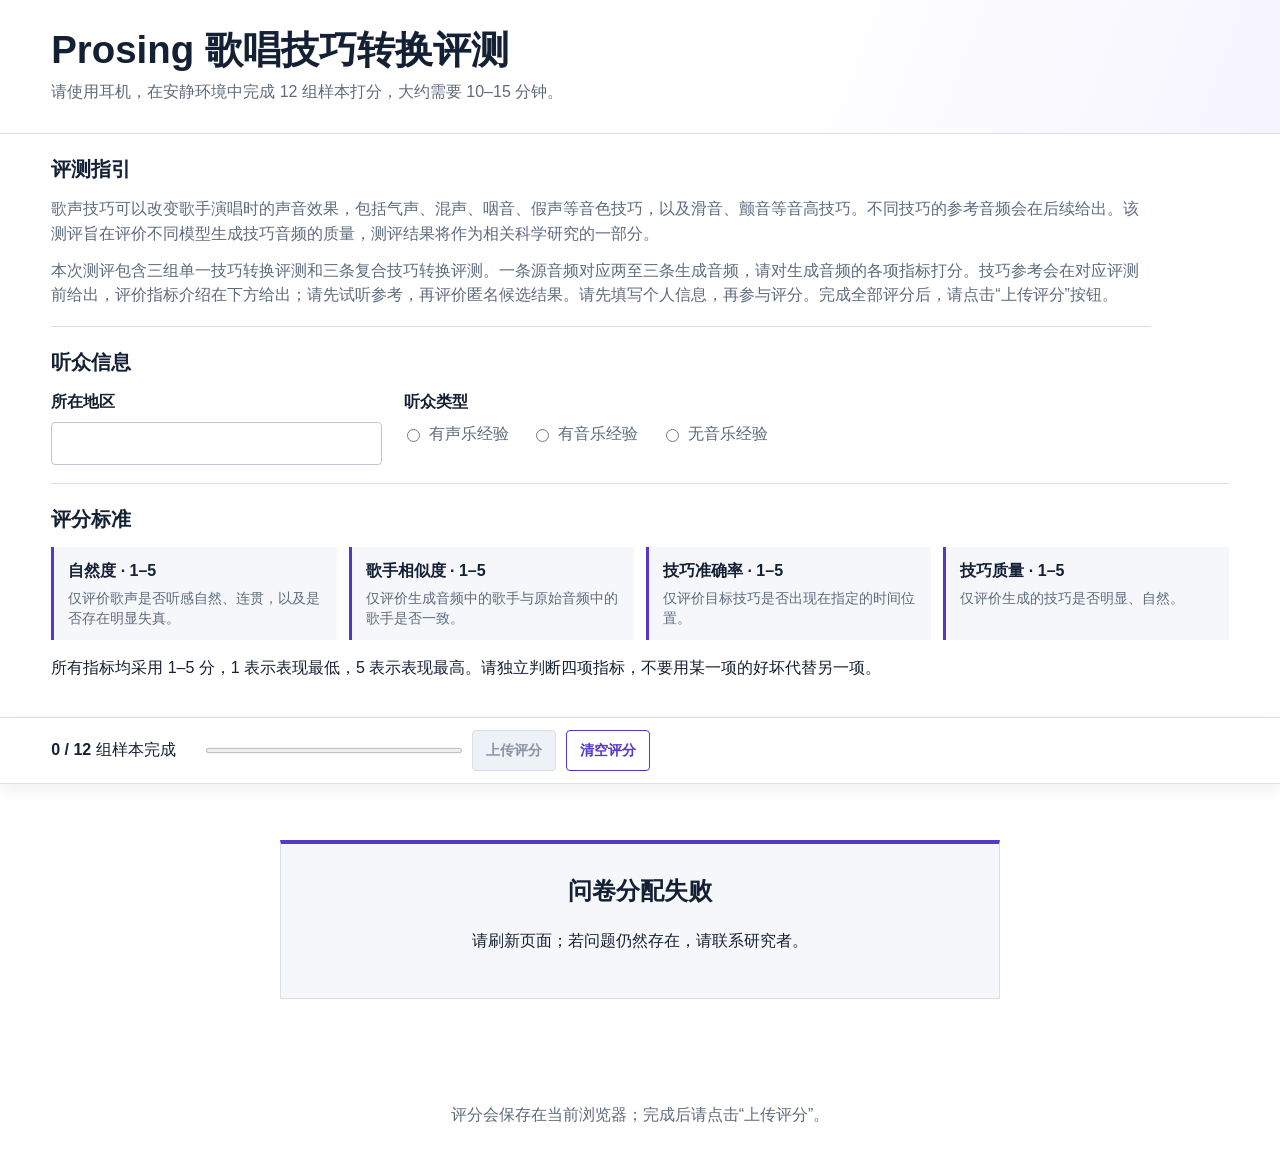
<file: index.html>
<!doctype html>
<html lang="zh-CN">
<head>
  <meta charset="utf-8">
  <meta name="viewport" content="width=device-width,initial-scale=1">
  <title>Prosing Singing Technique Conversion Evaluation</title>
  <link rel="stylesheet" href="styles.css?v=27">
</head>
<body>
  <header class="page-header">
    <div>
      <h1 id="page-title">Prosing 歌唱技巧转换评测</h1>
      <p id="page-intro" class="intro">请使用耳机，在安静环境中完成 12 组样本打分，大约需要 10–15 分钟。</p>
    </div>
  </header>

  <section class="instructions">
    <div class="study-guide">
      <h2 id="guide-title">评测指引</h2>
      <p id="guide-copy-1">歌声技巧可以改变歌手演唱时的声音效果，包括气声、混声、咽音、假声等音色技巧，以及滑音、颤音等音高技巧。不同技巧的参考音频会在后续给出。该测评旨在评价不同模型生成技巧音频的质量，测评结果将作为相关科学研究的一部分。</p>
      <p id="guide-copy-2">本次测评包含三组单一技巧转换评测和三条复合技巧转换评测。一条源音频对应两至三条生成音频，请对生成音频的各项指标打分。技巧参考会在对应评测前给出，评价指标介绍在下方给出；请先试听参考，再评价匿名候选结果。请先填写个人信息，再参与评分。完成全部评分后，请点击“上传评分”按钮。</p>
    </div>
    <div class="listener-profile">
      <h2 id="listener-info-title">听众信息</h2>
      <div class="profile-grid">
        <label class="region-field"><span id="region-label">所在地区</span><input id="listener-region" type="text" autocomplete="country-name"></label>
        <fieldset>
          <legend id="listener-type-label">听众类型</legend>
          <label><input type="radio" name="listener-type" value="vocal_experience"><span id="listener-type-vocal">有声乐经验</span></label>
          <label><input type="radio" name="listener-type" value="music_experience"><span id="listener-type-music">有音乐经验</span></label>
          <label><input type="radio" name="listener-type" value="no_music_experience"><span id="listener-type-none">无音乐经验</span></label>
        </fieldset>
      </div>
    </div>
    <h2 id="criteria-title">评分标准</h2>
    <div class="rubric-grid">
      <div><strong id="naturalness-title">自然度 · 1–5</strong><span id="naturalness-copy">仅评价歌声是否听感自然、连贯，以及是否存在明显失真。</span></div>
      <div><strong id="similarity-title">歌手相似度 · 1–5</strong><span id="similarity-copy">仅评价生成音频中的歌手与原始音频中的歌手是否一致。</span></div>
      <div><strong id="accuracy-title">技巧准确率 · 1–5</strong><span id="accuracy-copy">仅评价目标技巧是否出现在指定的时间位置。</span></div>
      <div><strong id="quality-title">技巧质量 · 1–5</strong><span id="quality-copy">仅评价生成的技巧是否明显、自然。</span></div>
    </div>
    <p id="scale-copy">所有指标均采用 1–5 分，1 表示表现最低，5 表示表现最高。请独立判断四项指标，不要用某一项的好坏代替另一项。</p>
  </section>

  <div class="toolbar">
    <div class="progress-copy"><strong id="progress-text">0 / 12</strong><span id="progress-unit"> 组样本完成</span></div>
    <progress id="progress-bar" value="0" max="1"></progress>
    <button id="submit-results" type="button" disabled>上传评分</button>
    <button id="clear-ratings" class="secondary" type="button">清空评分</button>
    <span id="submission-status" class="submission-status" role="status"></span>
  </div>

  <main id="app"><p id="loading-copy" class="loading">正在加载测试清单……</p></main>
  <footer id="page-footer">评分会保存在当前浏览器；完成后请点击“上传评分”。</footer>
  <script src="manifest.js?v=27"></script>
  <script src="stimulus-patch.js?v=29"></script>
  <script src="cloudbase-config.js?v=27"></script>
  <script src="app.js?v=29"></script>
</body>
</html>
</file>
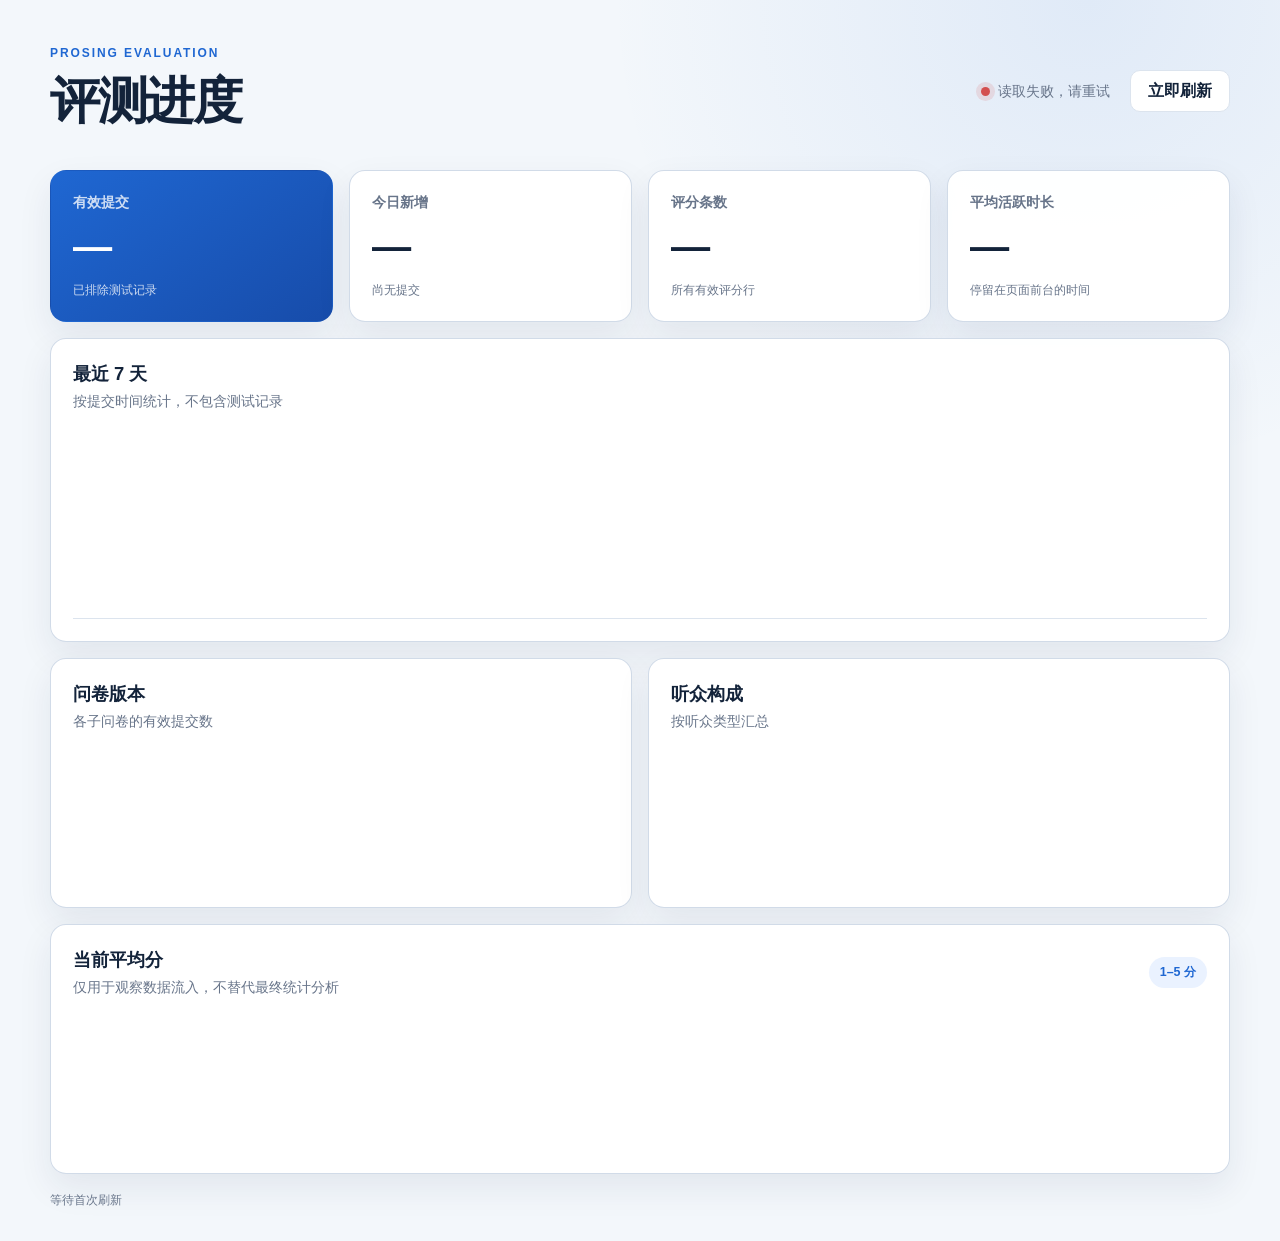
<file: dashboard.html>
<!doctype html>
<html lang="zh-CN">
<head>
  <meta charset="utf-8">
  <meta name="viewport" content="width=device-width, initial-scale=1">
  <meta name="robots" content="noindex, nofollow">
  <title>Prosing 评测进度</title>
  <link rel="stylesheet" href="dashboard.css">
</head>
<body>
  <main class="dashboard-shell">
    <header class="dashboard-header">
      <div>
        <p class="eyebrow">PROSING EVALUATION</p>
        <h1>评测进度</h1>
      </div>
      <div class="header-actions">
        <div class="live-status" aria-live="polite">
          <span class="status-dot" aria-hidden="true"></span>
          <span id="refresh-status">正在读取数据</span>
        </div>
        <button id="refresh-button" type="button">立即刷新</button>
      </div>
    </header>

    <section class="summary-grid" aria-label="提交概览">
      <article class="summary-card summary-card-primary">
        <span>有效提交</span>
        <strong id="total-submissions">—</strong>
        <small>已排除测试记录</small>
      </article>
      <article class="summary-card">
        <span>今日新增</span>
        <strong id="today-submissions">—</strong>
        <small id="latest-submission">尚无提交</small>
      </article>
      <article class="summary-card">
        <span>评分条数</span>
        <strong id="score-rows">—</strong>
        <small>所有有效评分行</small>
      </article>
      <article class="summary-card">
        <span>平均活跃时长</span>
        <strong id="average-active-time">—</strong>
        <small>停留在页面前台的时间</small>
      </article>
    </section>

    <section class="dashboard-grid">
      <article class="panel panel-wide">
        <div class="panel-heading">
          <div>
            <h2>最近 7 天</h2>
            <p>按提交时间统计，不包含测试记录</p>
          </div>
        </div>
        <div id="daily-chart" class="daily-chart" role="img" aria-label="最近七天提交数量"></div>
      </article>

      <article class="panel">
        <div class="panel-heading">
          <div>
            <h2>问卷版本</h2>
            <p>各子问卷的有效提交数</p>
          </div>
        </div>
        <div id="form-list" class="bar-list"></div>
      </article>

      <article class="panel">
        <div class="panel-heading">
          <div>
            <h2>听众构成</h2>
            <p>按听众类型汇总</p>
          </div>
        </div>
        <div id="listener-list" class="bar-list"></div>
      </article>

      <article class="panel panel-wide">
        <div class="panel-heading">
          <div>
            <h2>当前平均分</h2>
            <p>仅用于观察数据流入，不替代最终统计分析</p>
          </div>
          <span class="scale-note">1–5 分</span>
        </div>
        <div id="metric-grid" class="metric-grid"></div>
      </article>
    </section>

    <footer>
      <span id="generated-at">等待首次刷新</span>
      <span id="test-count"></span>
    </footer>
  </main>

  <script src="cloudbase-config.js"></script>
  <script src="dashboard.js"></script>
</body>
</html>
</file>
<file: styles.css>
:root {
  --ink: #142033;
  --muted: #5e6b7d;
  --line: #d8dfeb;
  --line-strong: #bac5d6;
  --soft: #f5f7fb;
  --accent: #5538c8;
  --accent-hover: #4327ad;
  --accent-soft: #f0edff;
  --good: #08765a;
  --good-soft: #eaf8f3;
  --danger: #b42318;
}
* { box-sizing: border-box; }
[hidden] { display: none !important; }
html { color-scheme: light; overflow-x: hidden; }
body { margin: 0; overflow-x: hidden; color: var(--ink); background: #fff; font: 16px/1.55 Inter, Arial, "Noto Sans SC", sans-serif; }
.page-header { padding: 28px max(24px, 4vw); border-bottom: 1px solid var(--line); background: linear-gradient(110deg, #fff 60%, #f6f4ff); }
h1 { margin: 0 0 8px; font-size: clamp(1.65rem, 3vw, 2.45rem); line-height: 1.15; }
.intro { color: var(--muted); }
.intro { margin: 0; }
textarea:focus, button:focus-visible { outline: 3px solid rgba(85,56,200,.2); outline-offset: 2px; border-color: var(--accent); }
.instructions { padding: 20px max(24px, 4vw); border-bottom: 1px solid var(--line); }
.instructions h2 { margin: 0 0 12px; font-size: 1.25rem; }
.study-guide { max-width: 1100px; margin-bottom: 20px; padding-bottom: 18px; border-bottom: 1px solid var(--line); }
.study-guide p { margin: 0; color: var(--muted); }
.study-guide p + p { margin-top: 12px; }
.listener-profile { margin-bottom: 20px; padding-bottom: 18px; border-bottom: 1px solid var(--line); }
.profile-grid { display: grid; grid-template-columns: minmax(260px, .8fr) minmax(520px, 2fr); gap: 20px; align-items: start; }
.region-field { display: grid; gap: 7px; font-weight: 700; }
.region-field input { width: 100%; min-height: 42px; padding: 8px 10px; border: 1px solid var(--line-strong); border-radius: 4px; color: var(--ink); background: white; font: inherit; }
.listener-profile fieldset { min-width: 0; margin: 0; padding: 0; border: 0; }
.listener-profile legend { margin-bottom: 7px; font-weight: 700; }
.listener-profile fieldset label { display: inline-flex; align-items: center; gap: 6px; margin: 0 18px 6px 0; color: var(--muted); }
.listener-profile input:focus-visible { outline: 3px solid rgba(85,56,200,.2); outline-offset: 2px; border-color: var(--accent); }
.rubric-grid { display: grid; grid-template-columns: repeat(4, 1fr); gap: 12px; }
.rubric-grid div { padding: 12px 14px; border-left: 3px solid var(--accent); background: var(--soft); }
.rubric-grid span { display: block; margin-top: 4px; color: var(--muted); font-size: .88rem; line-height: 1.45; }
.toolbar { position: sticky; top: 0; z-index: 20; display: flex; align-items: center; gap: 10px; min-height: 66px; padding: 10px max(24px, 4vw); border-bottom: 1px solid var(--line); background: rgba(255,255,255,.98); box-shadow: 0 5px 16px rgba(20,32,51,.07); }
.progress-copy { min-width: 145px; white-space: nowrap; }
.toolbar progress { width: min(260px, 20vw); height: 11px; accent-color: var(--good); }
button { min-height: 40px; padding: 8px 13px; border: 1px solid var(--accent); border-radius: 4px; color: white; background: var(--accent); cursor: pointer; font: inherit; font-size: .9rem; font-weight: 700; }
button:hover:not(:disabled) { border-color: var(--accent-hover); background: var(--accent-hover); }
button.secondary { color: var(--accent); background: white; }
button:disabled { border-color: var(--line); color: #8a94a5; background: #eef1f5; cursor: not-allowed; }
.submission-status { margin-left: auto; color: var(--muted); font-size: .86rem; }
.submission-status.success { color: var(--good); font-weight: 700; }
.submission-status.error { color: var(--danger); font-weight: 700; }
main { width: min(1900px, 98vw); margin: 20px auto 80px; }
.form-empty { max-width: 720px; margin: 56px auto; padding: 28px; border: 1px solid var(--line); border-top: 4px solid var(--accent); background: var(--soft); text-align: center; }
.form-empty h2 { margin-top: 0; }
.thank-you-card { max-width: 720px; margin: clamp(60px, 12vh, 140px) auto; padding: 48px 32px; border: 1px solid #cce5dc; border-top: 4px solid var(--good); border-radius: 6px; background: linear-gradient(145deg, #fff 55%, var(--good-soft)); box-shadow: 0 16px 42px rgba(20,32,51,.09); text-align: center; }
.thank-you-icon { display: grid; place-items: center; width: 64px; height: 64px; margin: 0 auto 18px; border-radius: 50%; color: white; background: var(--good); font-size: 2rem; font-weight: 900; }
.thank-you-card h2 { margin: 0 0 10px; font-size: clamp(1.4rem, 3vw, 2rem); }
.thank-you-card p { margin: 0; color: var(--muted); font-size: 1rem; }
.section-heading { display: grid; grid-template-columns: 1fr minmax(540px, 720px); align-items: end; gap: 24px; margin: 38px 0 12px; padding-bottom: 10px; border-bottom: 2px solid var(--ink); }
.section-heading h2 { margin: 0; font-size: 1.35rem; }
.section-heading p { margin: 0; color: var(--muted); }
.section-heading.compact { grid-template-columns: 1fr; }
.reference-section { margin: 38px 0 24px; }
.reference-section .section-heading { margin-top: 0; }
.reference-grid { display: grid; grid-template-columns: repeat(3, minmax(0, 1fr)); gap: 12px; }
.tech-reference { padding: 10px 12px; border: 1px solid #dfdafb; background: var(--accent-soft); }
.tech-reference strong { display: block; margin-bottom: 5px; font-size: .88rem; }
.reference-lyrics { margin: 0 0 8px; color: var(--ink); font-size: .9rem; line-height: 1.65; }
.reference-lyrics-label { font-weight: 800; }
.reference-lyrics mark { padding: 1px 4px; border-radius: 3px; color: #352080; background: #dcd5ff; font-weight: 800; }
.reference-lyrics-note { margin-left: 10px; color: var(--muted); font-size: .78rem; white-space: nowrap; }
.reference-pair { display: grid; grid-template-columns: 1fr 1fr; gap: 12px; }
.reference-item span { display: block; color: var(--muted); font-size: .82rem; font-weight: 700; }
audio { position: relative; z-index: 0; display: block; width: 100%; max-width: 100%; height: 54px; min-height: 54px; margin-top: 6px; }
.table-wrap { max-width: 100%; overflow-x: hidden; border: 1px solid var(--line); background: white; }
table { width: 100%; border-collapse: collapse; table-layout: fixed; }
col.case-column { width: 19%; }
col.source-column { width: 16%; }
col.candidate-column { width: var(--candidate-width); }
th, td { padding: 15px 16px; border-right: 1px solid var(--line); border-bottom: 1px solid var(--line); vertical-align: top; text-align: left; white-space: normal; }
th { background: #eaf0f8; font-size: .9rem; font-weight: 800; }
tbody tr:nth-child(even) td { background: #fbfcfe; }
.case-info { overflow-wrap: anywhere; word-break: normal; }
.case-info h3 { margin: 0 0 8px; font-size: 1rem; }
.case-info p { margin: 6px 0; color: var(--muted); font-size: .9rem; line-height: 1.55; }
.source-cell, .candidate-cell { overflow: hidden; }
.candidate-label { margin-bottom: 7px; color: var(--accent); font-weight: 800; }
.score-grid { display: grid; grid-template-columns: 1fr; gap: 9px; margin-top: 12px; }
.score-row { display: grid; grid-template-columns: 104px 1fr; align-items: center; gap: 8px; }
.score-row span { color: var(--muted); font-size: .88rem; }
.score-buttons { display: grid; grid-template-columns: repeat(var(--score-count), 1fr); gap: 4px; }
.score-buttons label { position: relative; display: block; }
.score-buttons input { position: absolute; opacity: 0; pointer-events: none; }
.score-buttons b { display: block; padding: 6px 0; border: 1px solid var(--line-strong); border-radius: 3px; background: white; text-align: center; font-size: .88rem; cursor: pointer; }
.score-buttons input:checked + b { border-color: var(--accent); color: white; background: var(--accent); }
.notes { width: 100%; min-height: 66px; margin-top: 10px; padding: 8px 10px; border: 1px solid var(--line-strong); border-radius: 3px; resize: vertical; font: inherit; font-size: .88rem; }
.complete td:first-child { border-left: 6px solid var(--good); background: var(--good-soft); }
.loading, footer { padding: 24px; color: var(--muted); text-align: center; }
@media (max-width: 1080px) {
  .section-heading { grid-template-columns: 1fr; }
  .reference-grid { grid-template-columns: 1fr; }
  .rubric-grid { grid-template-columns: 1fr 1fr; }
  .profile-grid { grid-template-columns: 1fr; }
  .toolbar { flex-wrap: wrap; position: static; }
  .submission-status { width: 100%; margin-left: 0; }
  .score-row { grid-template-columns: 1fr; gap: 4px; }
}
@media (max-width: 720px) {
  .page-header { padding: 22px 16px; }
  .rubric-grid { grid-template-columns: 1fr; }
  .listener-profile fieldset label { display: flex; margin-right: 0; }
  .instructions, .toolbar { padding-left: 16px; padding-right: 16px; }
  .toolbar progress { width: 100%; }
  main { width: 100%; padding: 0 12px; }
  .thank-you-card { margin: 48px auto; padding: 38px 22px; }
  .section-heading { margin-top: 28px; }
  .reference-pair { grid-template-columns: 1fr; }
  .table-wrap { overflow: visible; border: 0; background: transparent; }
  table { display: block; min-width: 0 !important; }
  colgroup, thead { display: none; }
  tbody { display: grid; gap: 16px; }
  tr, td { display: block; width: 100%; }
  tr { overflow: hidden; border: 1px solid var(--line); border-radius: 6px; background: white; }
  th, td { border-right: 0; }
  td:last-child { border-bottom: 0; }
  .case-info { border-top: 4px solid var(--ink); }
  .source-cell, .candidate-cell { padding-top: 13px; }
  .candidate-cell { border-top: 1px solid var(--line); }
  .complete td:first-child { border-left: 0; border-top-color: var(--good); }
  .score-row { grid-template-columns: 92px 1fr; gap: 8px; }
}
</file>
<file: dashboard.css>
:root {
  color-scheme: light;
  --ink: #13233a;
  --muted: #68758a;
  --line: #dce4ee;
  --surface: #ffffff;
  --surface-soft: #f3f7fb;
  --blue: #1f67d2;
  --blue-soft: #eaf2ff;
  --teal: #168f91;
  --shadow: 0 14px 34px rgba(22, 44, 76, 0.08);
}

* { box-sizing: border-box; }

body {
  margin: 0;
  min-width: 320px;
  min-height: 100vh;
  color: var(--ink);
  background:
    radial-gradient(circle at 85% 0%, rgba(31, 103, 210, 0.09), transparent 30rem),
    var(--surface-soft);
  font-family: Inter, ui-sans-serif, -apple-system, BlinkMacSystemFont, "Segoe UI", "PingFang SC", "Microsoft YaHei", sans-serif;
}

button { font: inherit; }

.dashboard-shell {
  width: min(1180px, calc(100% - 40px));
  margin: 0 auto;
  padding: 46px 0 32px;
}

.dashboard-header,
.header-actions,
.panel-heading,
footer {
  display: flex;
  align-items: center;
  justify-content: space-between;
  gap: 20px;
}

.eyebrow {
  margin: 0 0 7px;
  color: var(--blue);
  font-size: 0.75rem;
  font-weight: 800;
  letter-spacing: 0.16em;
}

h1, h2, p { margin-top: 0; }
h1 { margin-bottom: 0; font-size: clamp(2rem, 4vw, 3.15rem); letter-spacing: -0.045em; }
h2 { margin-bottom: 6px; font-size: 1.15rem; }
.panel-heading p { margin-bottom: 0; color: var(--muted); font-size: 0.9rem; }

.live-status {
  display: flex;
  align-items: center;
  gap: 8px;
  color: var(--muted);
  font-size: 0.9rem;
}

.status-dot {
  width: 9px;
  height: 9px;
  border-radius: 50%;
  background: #a9b4c3;
  box-shadow: 0 0 0 5px rgba(169, 180, 195, 0.14);
}

.live-status.is-live .status-dot {
  background: #24a468;
  box-shadow: 0 0 0 5px rgba(36, 164, 104, 0.14);
}

.live-status.is-error .status-dot {
  background: #d34f4f;
  box-shadow: 0 0 0 5px rgba(211, 79, 79, 0.14);
}

#refresh-button {
  min-height: 42px;
  padding: 0 17px;
  border: 1px solid var(--line);
  border-radius: 10px;
  color: var(--ink);
  background: var(--surface);
  cursor: pointer;
  font-weight: 650;
}

#refresh-button:hover { border-color: #aebed2; }
#refresh-button:disabled { cursor: wait; opacity: 0.65; }

.summary-grid {
  display: grid;
  grid-template-columns: repeat(4, minmax(0, 1fr));
  gap: 16px;
  margin: 34px 0 16px;
}

.summary-card,
.panel {
  border: 1px solid rgba(194, 207, 224, 0.75);
  border-radius: 16px;
  background: rgba(255, 255, 255, 0.96);
  box-shadow: var(--shadow);
}

.summary-card {
  min-height: 152px;
  padding: 22px;
  display: flex;
  flex-direction: column;
  justify-content: space-between;
}

.summary-card > span { color: var(--muted); font-size: 0.9rem; font-weight: 650; }
.summary-card strong { font-size: 2.45rem; line-height: 1; letter-spacing: -0.055em; }
.summary-card small { color: var(--muted); font-size: 0.78rem; line-height: 1.4; }

.summary-card-primary {
  border-color: transparent;
  color: #fff;
  background: linear-gradient(145deg, #1f67d2 0%, #174caa 100%);
}

.summary-card-primary > span,
.summary-card-primary small { color: rgba(255, 255, 255, 0.78); }

.dashboard-grid {
  display: grid;
  grid-template-columns: repeat(2, minmax(0, 1fr));
  gap: 16px;
}

.panel { padding: 22px; min-height: 250px; }
.panel-wide { grid-column: 1 / -1; }
.scale-note { color: var(--blue); background: var(--blue-soft); border-radius: 999px; padding: 7px 11px; font-size: 0.78rem; font-weight: 750; }

.daily-chart {
  height: 190px;
  display: grid;
  grid-template-columns: repeat(7, minmax(0, 1fr));
  align-items: end;
  gap: clamp(8px, 2vw, 24px);
  margin-top: 18px;
  padding: 12px 4px 0;
  border-bottom: 1px solid var(--line);
}

.day-column { height: 100%; display: flex; flex-direction: column; justify-content: flex-end; align-items: center; gap: 8px; min-width: 0; }
.day-value { color: var(--ink); font-size: 0.82rem; font-weight: 750; }
.day-bar { width: min(42px, 78%); min-height: 4px; border-radius: 8px 8px 2px 2px; background: linear-gradient(180deg, #3d83ec, #1f67d2); transition: height 260ms ease; }
.day-label { color: var(--muted); font-size: 0.76rem; white-space: nowrap; }

.bar-list { display: grid; gap: 17px; margin-top: 24px; }
.bar-row { display: grid; grid-template-columns: 128px minmax(0, 1fr) 34px; align-items: center; gap: 12px; }
.bar-label { overflow: hidden; text-overflow: ellipsis; white-space: nowrap; color: var(--ink); font-size: 0.9rem; font-weight: 650; }
.bar-track { height: 8px; overflow: hidden; border-radius: 999px; background: #e8eef5; }
.bar-fill { height: 100%; border-radius: inherit; background: var(--teal); transition: width 260ms ease; }
.bar-value { text-align: right; color: var(--muted); font-variant-numeric: tabular-nums; font-size: 0.85rem; }

.metric-grid { display: grid; grid-template-columns: repeat(4, minmax(0, 1fr)); gap: 12px; margin-top: 22px; }
.metric-card { padding: 16px; border: 1px solid var(--line); border-radius: 12px; background: #fbfdff; }
.metric-card span { display: block; min-height: 40px; color: var(--muted); font-size: 0.84rem; line-height: 1.35; }
.metric-card strong { display: block; margin-top: 8px; font-size: 1.75rem; letter-spacing: -0.04em; }
.metric-card small { color: var(--muted); font-size: 0.75rem; }

.empty-state { color: var(--muted); font-size: 0.9rem; }
footer { margin-top: 18px; color: var(--muted); font-size: 0.78rem; }

@media (max-width: 900px) {
  .summary-grid { grid-template-columns: repeat(2, minmax(0, 1fr)); }
  .metric-grid { grid-template-columns: repeat(2, minmax(0, 1fr)); }
}

@media (max-width: 620px) {
  .dashboard-shell { width: min(100% - 24px, 1180px); padding-top: 24px; }
  .dashboard-header { align-items: flex-start; flex-direction: column; }
  .header-actions { width: 100%; }
  .summary-grid, .dashboard-grid { grid-template-columns: 1fr; }
  .panel-wide { grid-column: auto; }
  .summary-card { min-height: 130px; }
  .bar-row { grid-template-columns: 108px minmax(0, 1fr) 28px; }
  .metric-grid { grid-template-columns: 1fr 1fr; }
  .daily-chart { gap: 5px; }
  .day-label { font-size: 0.68rem; }
  footer { align-items: flex-start; flex-direction: column; gap: 6px; }
}
</file>
